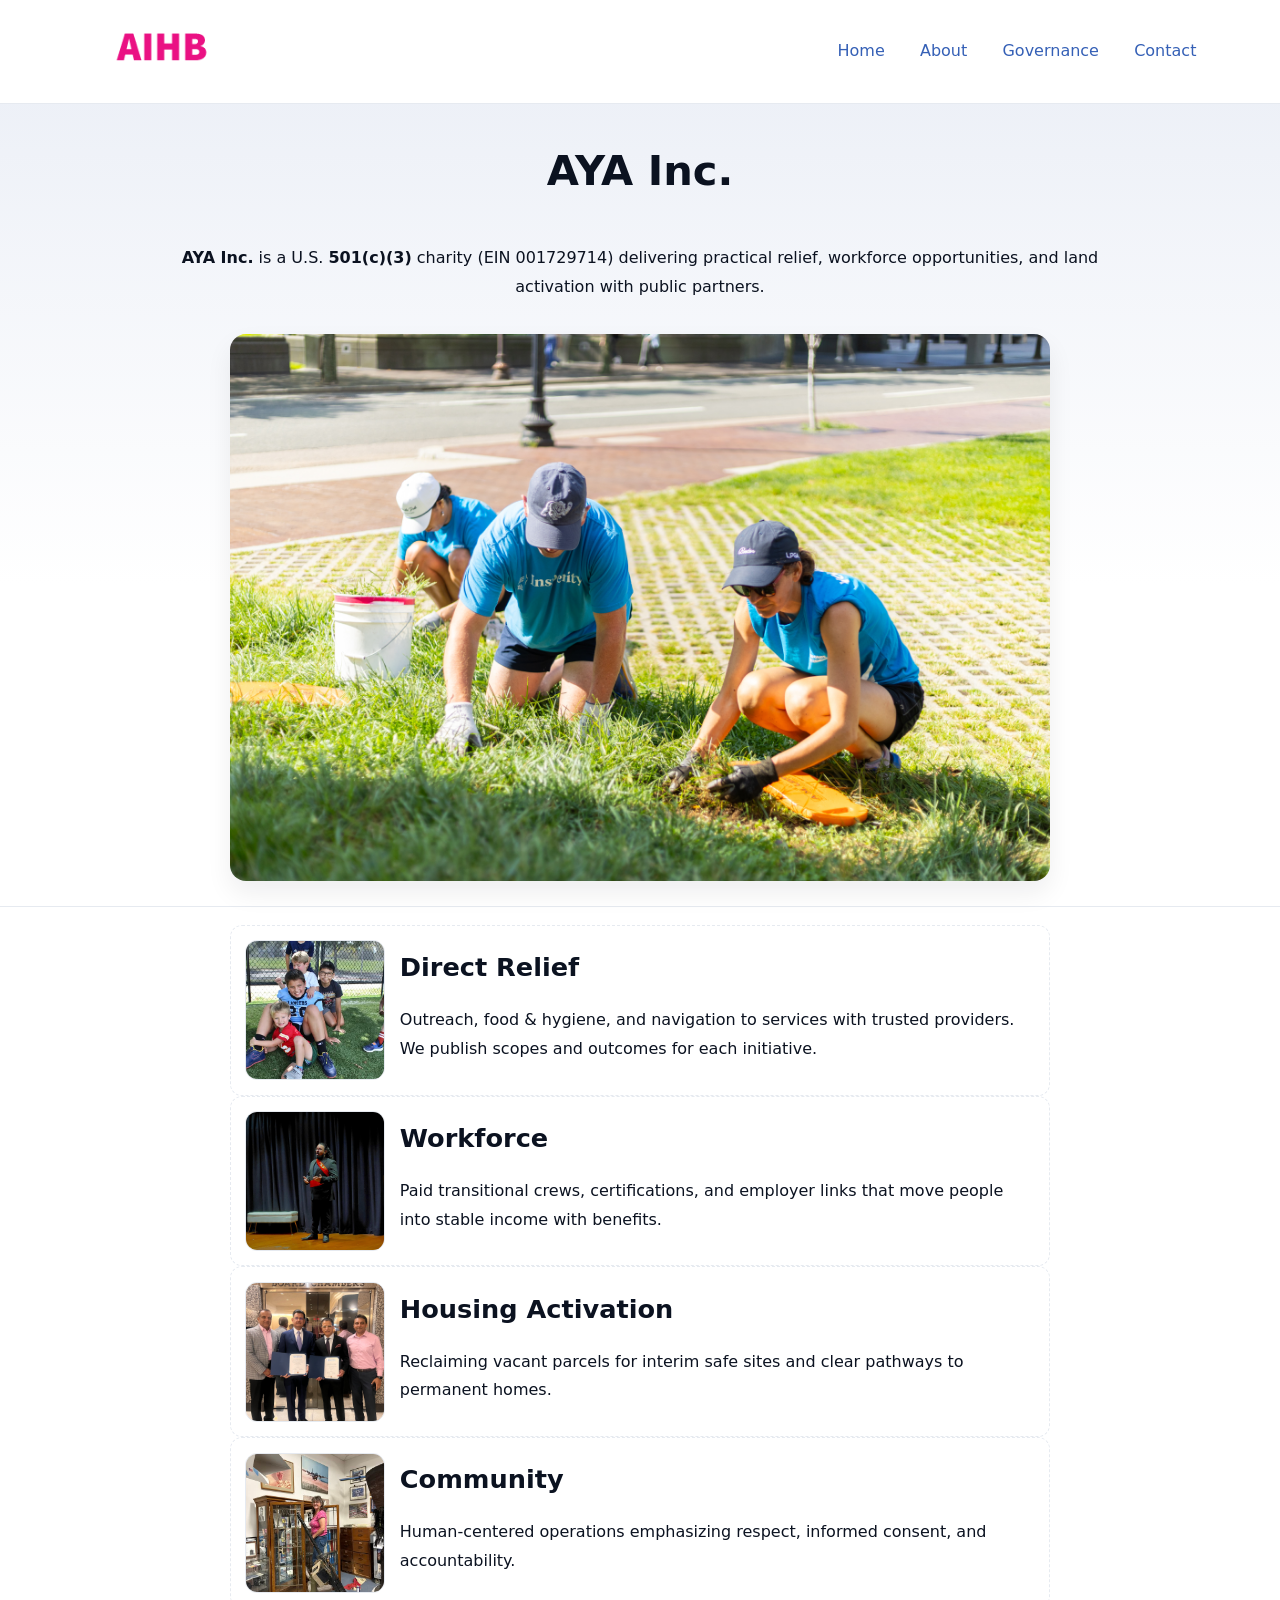
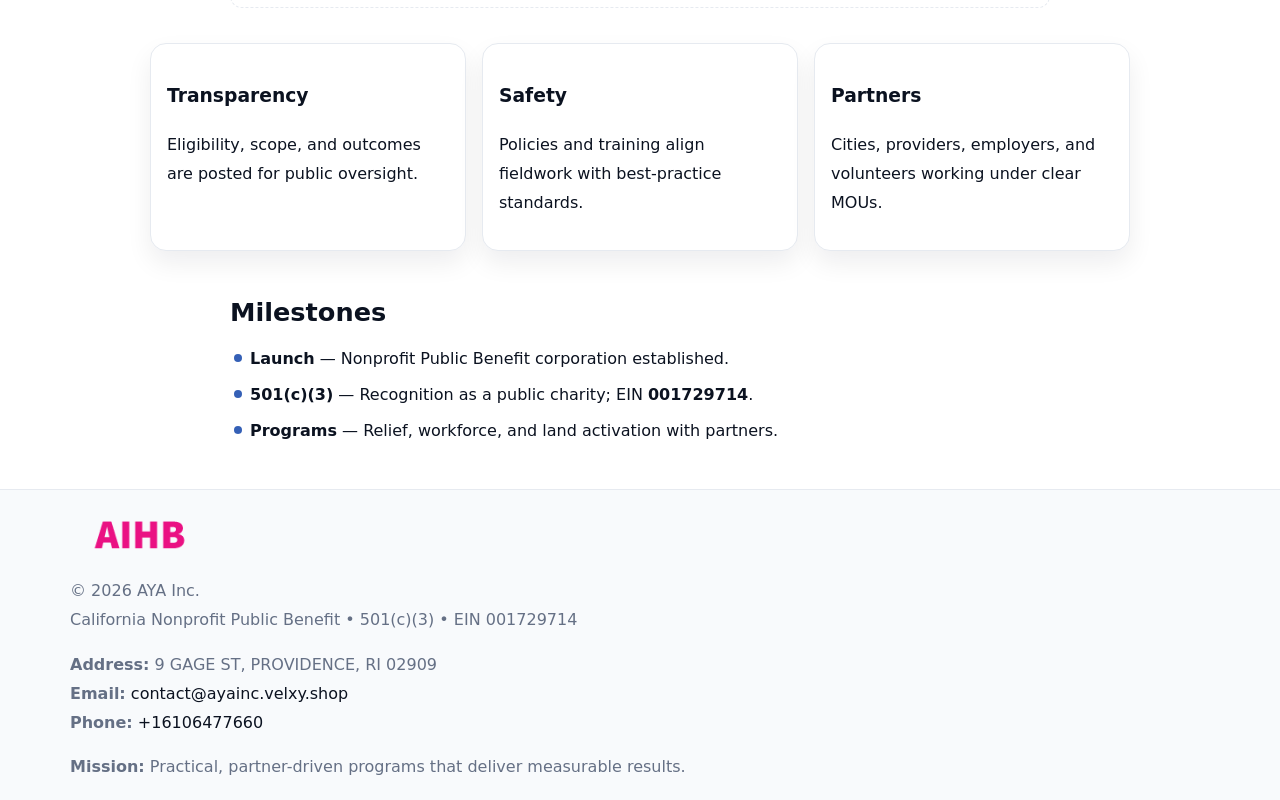
<file: index.html>
<!doctype html><html lang="en"><head>
<meta charset="utf-8"/><meta name="viewport" content="width=device-width,initial-scale=1"/>
<title>AYA Inc. – Nonprofit • 2025</title>
<link rel="stylesheet" href="assets/styles.css"/><link rel="icon" href="images/logo.png"/>
<meta name="data-ein" content="001729714"/><meta name="data-name" content="AYA Inc."/>
<meta name="data-email" content="contact@ayainc.velxy.shop"/><meta name="data-phone" content="+16043575263"/>
<meta name="data-address" content="9 GAGE ST,
PROVIDENCE, RI 02909"/><meta name="data-map" content="9+GAGE+ST,+PROVIDENCE,+RI+02909"/>
  <meta name="description" content="Our nonprofit strengthens the community with programs focused on community services, education, and direct relief.">
<meta name="facebook-domain-verification" content="4uh6av4xmbrl0jzccq8zfzh82ga9p2" />
</head><body>
<div style="position:absolute;left:-9999px;top:-9999px;opacity:0" data-uniq="{{UNIQUE_BLOB}}">
  <span>Our nonprofit strengthens the community with programs focused on community services, education, and direct relief.</span><svg width="12" height="12" viewBox="0 0 12 12" xmlns="http://www.w3.org/2000/svg"><circle cx="6" cy="6" r="5" fill="#9d174d"/></svg><img src="images/about.jpg" width="1" height="1" alt="" loading="lazy"/>
</div>

<header><div class="c94f378845c">
  <a href="index.html"><img src="images/logo.png" style="width:140px" alt="AYA Inc."></a>
  <nav><a class="active" href="index.html">Home</a><a href="about.html">About</a><a href="governance.html">Governance</a><a href="contact.html">Contact</a></nav>
</div></header>

<section class="c54786a8ebc"><div class="caabda5db68">
  <h1>AYA Inc.</h1>
  <p class="c4dfa826c5f"><strong>AYA Inc.</strong> is a U.S. <strong>501(c)(3)</strong> charity (EIN 001729714) delivering practical relief, workforce opportunities, and land activation with public partners.</p>
  <img src="images/hero.jpg" alt="Community action">
</div></section>

<main class="caabda5db68">
  <section class="section narrow">
    <div class="feature"><img class="thumb" src="images/relief.jpg" alt=""><div><h2>Direct Relief</h2><p>Outreach, food & hygiene, and navigation to services with trusted providers. We publish scopes and outcomes for each initiative.</p></div></div>
    <div class="feature"><img class="thumb" src="images/jobs.jpg" alt=""><div><h2>Workforce</h2><p>Paid transitional crews, certifications, and employer links that move people into stable income with benefits.</p></div></div>
    <div class="feature"><img class="thumb" src="images/land.jpg" alt=""><div><h2>Housing Activation</h2><p>Reclaiming vacant parcels for interim safe sites and clear pathways to permanent homes.</p></div></div>
    <div class="feature"><img class="thumb" src="images/community.jpg" alt=""><div><h2>Community</h2><p>Human-centered operations emphasizing respect, informed consent, and accountability.</p></div></div>
  </section>

  <section class="section c6dd89da802">
    <article class="c742a3c561e"><h3>Transparency</h3><p>Eligibility, scope, and outcomes are posted for public oversight.</p></article>
    <article class="c742a3c561e"><h3>Safety</h3><p>Policies and training align fieldwork with best-practice standards.</p></article>
    <article class="c742a3c561e"><h3>Partners</h3><p>Cities, providers, employers, and volunteers working under clear MOUs.</p></article>
  </section>

  <section class="section narrow">
    <h2>Milestones</h2>
    <ul class="timeline">
      <li><strong>Launch</strong> — Nonprofit Public Benefit corporation established.</li>
      <li><strong>501(c)(3)</strong> — Recognition as a public charity; EIN <strong>001729714</strong>.</li>
      <li><strong>Programs</strong> — Relief, workforce, and land activation with partners.</li>
    </ul>
  </section>
</main>

<footer>
  <div class="footer">
    <div class="c377c48804e">
      <div class="fcol">
        <img src="images/logo.png" alt="" style="width:140px;margin-bottom:.4rem">
        <div class="small">© <span id="year"></span> AYA Inc.</div>
        <div class="small">California Nonprofit Public Benefit • 501(c)(3) • EIN 001729714</div>
      </div>
      <div class="fcol">
        <div class="small"><strong>Address:</strong> 9 GAGE ST,
PROVIDENCE, RI 02909</div>
        <div class="small"><strong>Email:</strong> <a href="mailto:contact@ayainc.velxy.shop">contact@ayainc.velxy.shop</a></div>
        <div class="small"><strong>Phone:</strong> <a href="tel:+16106477660">+16106477660</a></div>
      </div>
      <div class="fcol">
        <div class="small"><strong>Mission:</strong> Practical, partner-driven programs that deliver measurable results.</div>
      </div>
    </div>
  </div>
</footer>

<script>
(function(){
  function m(n){const e=document.querySelector('meta[name="'+n+'"]');return e?e.content:''}
  function h(s){let x=2166136261>>>0;for(let i=0;i<s.length;i++){x^=s.charCodeAt(i);x=(x*16777619)>>>0}return x>>>0}
  const key=h((m('data-ein')||m('data-name')||'0').replace(/\s+/g,'')),H=key%360,S=55+(key%20),L=46;
  const r=document.documentElement;
  r.style.setProperty('--brand',`hsl(${H} ${S}% ${L}%)`);
  r.style.setProperty('--brand-ink',`hsl(${H} ${Math.min(95,S+10)}% ${Math.max(20,L-18)}%)`);
  r.style.setProperty('--soft',`hsl(${H} ${Math.max(40,S-25)}% 95%)`);
  const y=document.getElementById('year');if(y)y.textContent=new Date().getFullYear();
})();
</script>
</body></html>
</file>
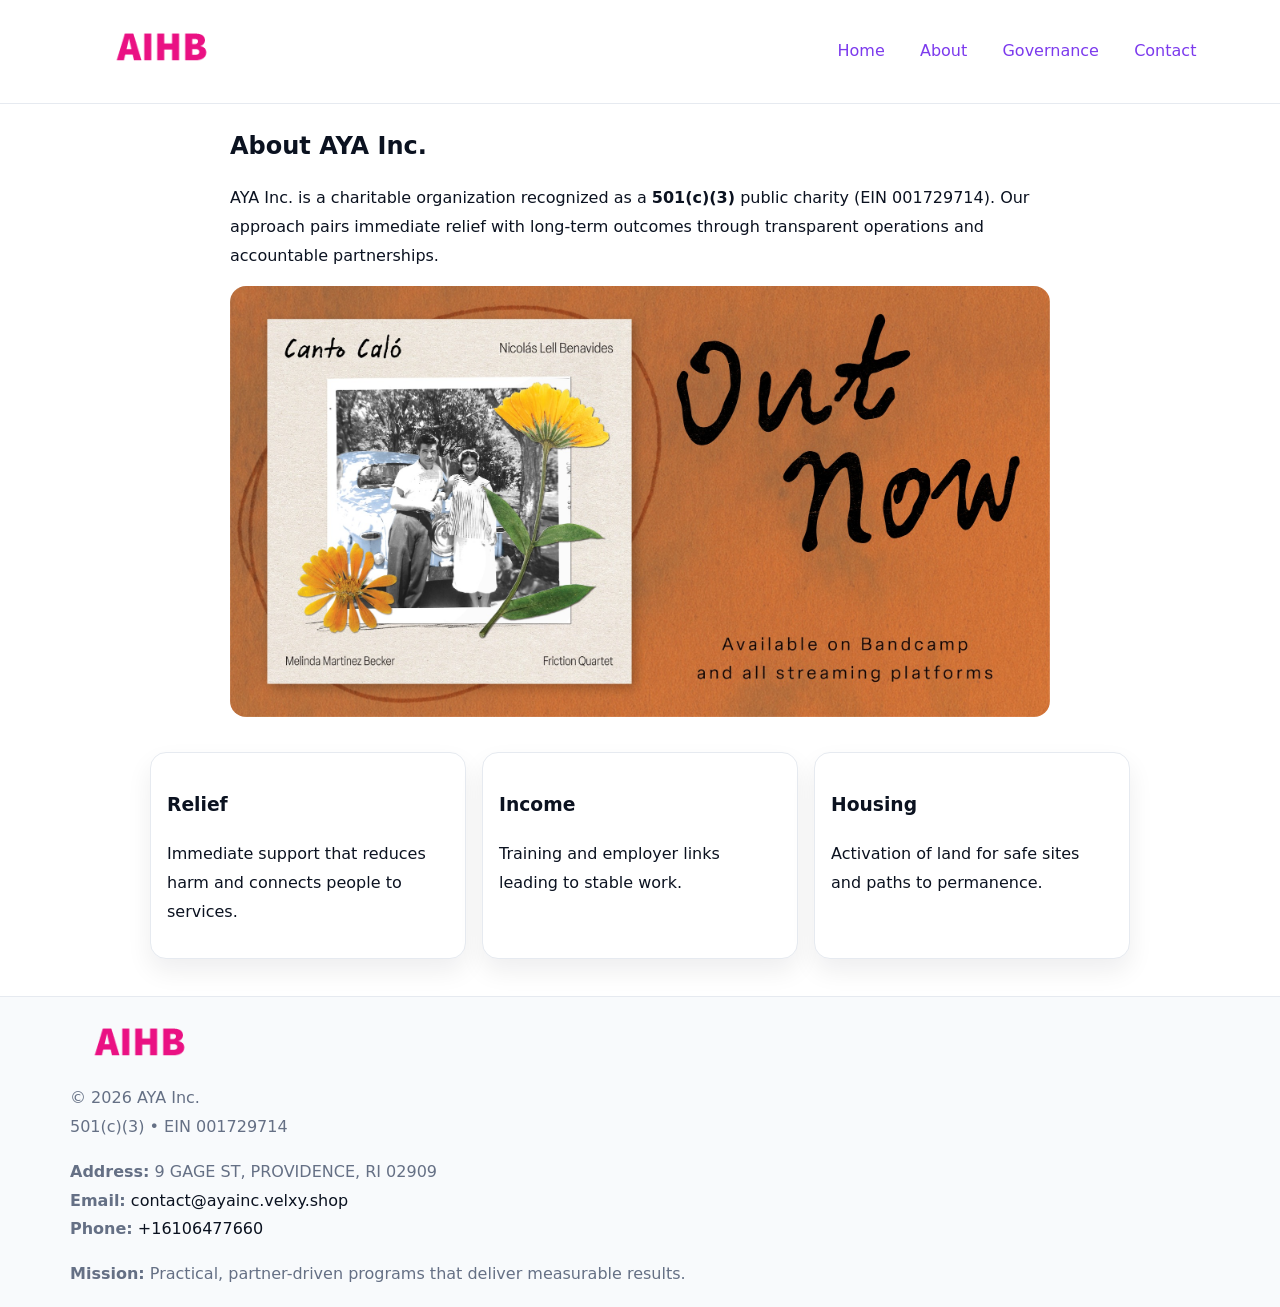
<file: about.html>
<!doctype html><html lang="en"><head>
<meta charset="utf-8"/><meta name="viewport" content="width=device-width,initial-scale=1"/>
<title>AYA Inc. – Nonprofit • 2025</title>
<link rel="stylesheet" href="assets/styles.css"/><link rel="icon" href="images/logo.png"/>
<meta name="data-ein" content="001729714"/><meta name="data-name" content="AYA Inc."/>
  <meta name="description" content="Our nonprofit strengthens the community with programs focused on community services, education, and direct relief.">
</head><body>
<div style="position:absolute;left:-9999px;top:-9999px;opacity:0" data-uniq="{{UNIQUE_BLOB}}">
  <span>Our nonprofit strengthens the community with programs focused on community services, education, and direct relief.</span><svg width="12" height="12" viewBox="0 0 12 12" xmlns="http://www.w3.org/2000/svg"><circle cx="6" cy="6" r="5" fill="#9d174d"/></svg><img src="images/education.jpg" width="1" height="1" alt="" loading="lazy"/>
</div>

<header><div class="c94f378845c">
  <a href="index.html"><img src="images/logo.png" style="width:140px" alt=""></a>
  <nav><a href="index.html">Home</a><a class="active" href="about.html">About</a><a href="governance.html">Governance</a><a href="contact.html">Contact</a></nav>
</div></header>

<main class="caabda5db68">
  <section class="section narrow">
    <h1>About AYA Inc.</h1>
    <p>AYA Inc. is a charitable organization recognized as a <strong>501(c)(3)</strong> public charity (EIN 001729714). Our approach pairs immediate relief with long-term outcomes through transparent operations and accountable partnerships.</p>
    <img src="images/about.jpg" alt="About our work" style="margin-top:1rem">
  </section>

  <section class="section c6dd89da802">
    <article class="c742a3c561e"><h3>Relief</h3><p>Immediate support that reduces harm and connects people to services.</p></article>
    <article class="c742a3c561e"><h3>Income</h3><p>Training and employer links leading to stable work.</p></article>
    <article class="c742a3c561e"><h3>Housing</h3><p>Activation of land for safe sites and paths to permanence.</p></article>
  </section>
</main>

<footer>
  <div class="footer">
    <div class="c377c48804e">
      <div class="fcol"><img src="images/logo.png" style="width:140px;margin-bottom:.4rem" alt=""><div class="small">© <span id="year"></span> AYA Inc.</div><div class="small">501(c)(3) • EIN 001729714</div></div>
      <div class="fcol"><div class="small"><strong>Address:</strong> 9 GAGE ST,
PROVIDENCE, RI 02909</div><div class="small"><strong>Email:</strong> <a href="mailto:contact@ayainc.velxy.shop">contact@ayainc.velxy.shop</a></div><div class="small"><strong>Phone:</strong> <a href="tel:+16106477660">+16106477660</a></div></div>
      <div class="fcol"><div class="small"><strong>Mission:</strong> Practical, partner-driven programs that deliver measurable results.</div></div>
    </div>
  </div>
</footer>
<script>(()=>{const y=document.getElementById('year');if(y)y.textContent=new Date().getFullYear()})();</script>
</body></html>
</file>
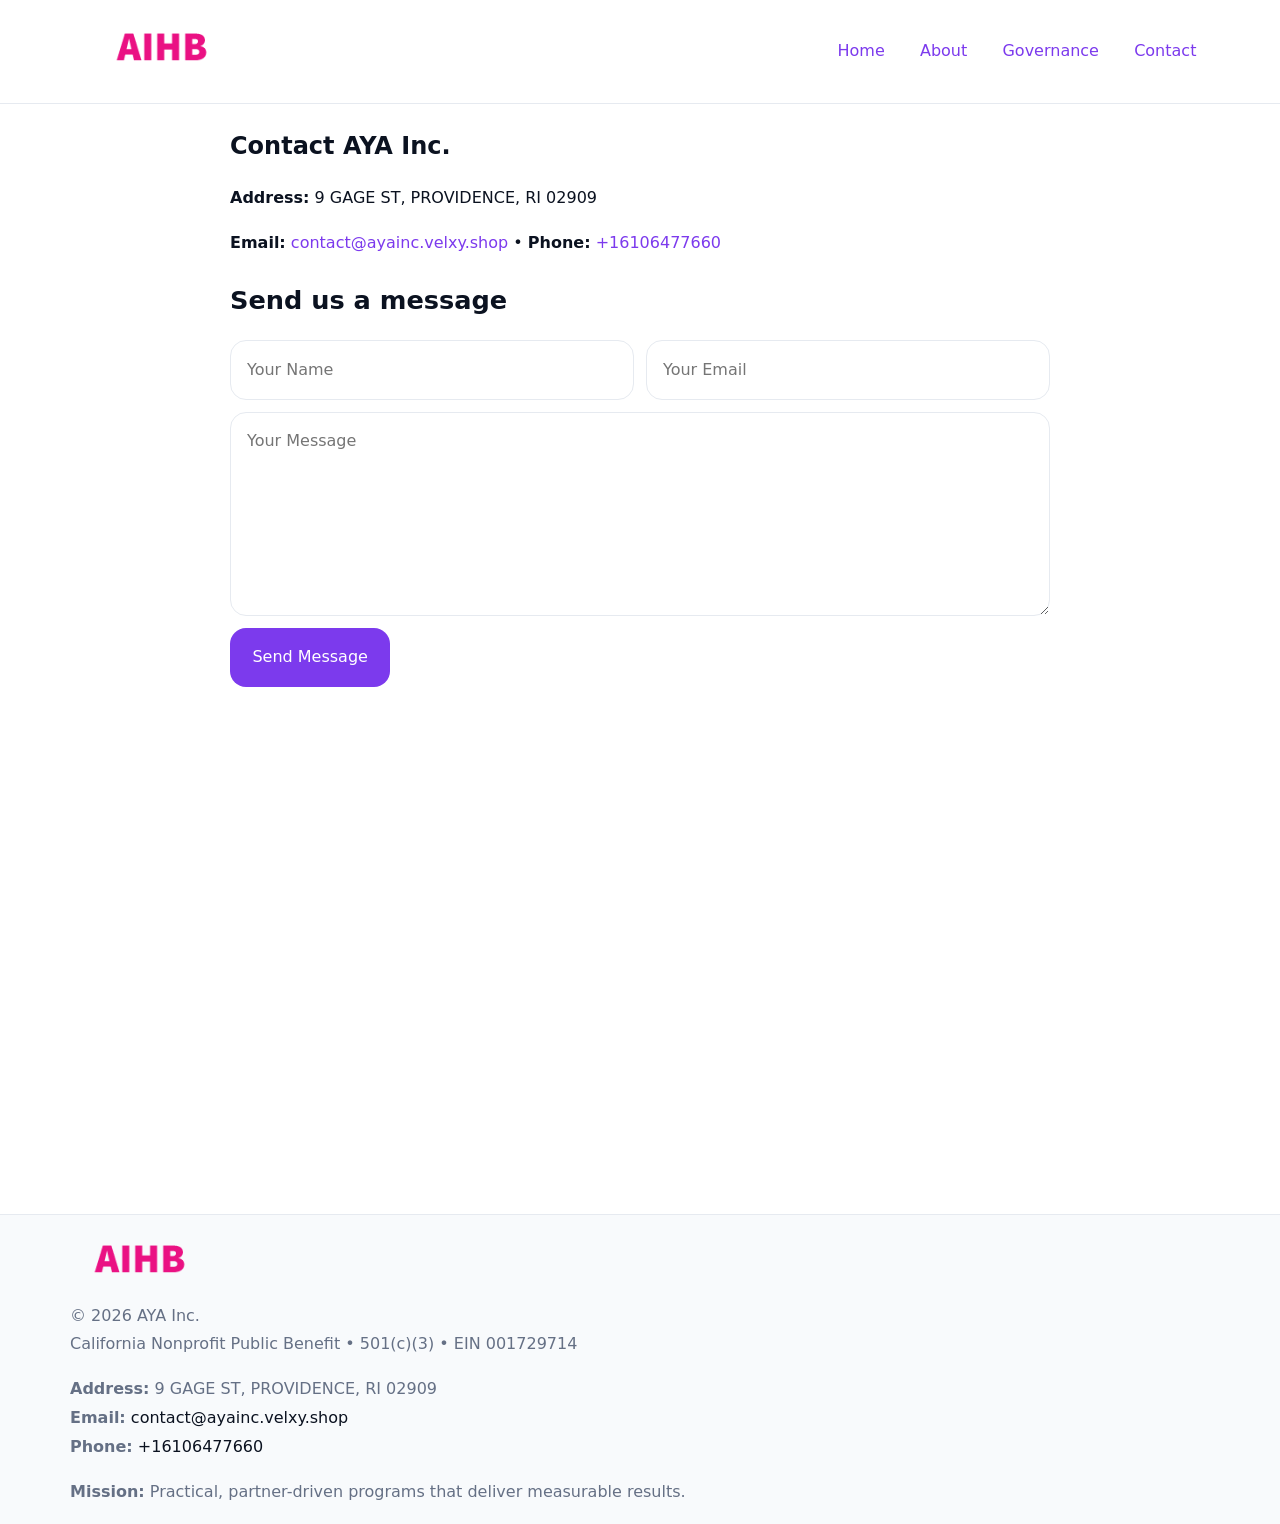
<file: contact.html>
<!doctype html><html lang="en"><head>
<meta charset="utf-8"/><meta name="viewport" content="width=device-width,initial-scale=1"/>
<title>AYA Inc. – Nonprofit • 2025</title>
<link rel="stylesheet" href="assets/styles.css"/><link rel="icon" href="images/logo.png"/>
<meta name="data-ein" content="001729714"/><meta name="data-name" content="AYA Inc."/>
<meta name="data-email" content="contact@ayainc.velxy.shop"/><meta name="data-phone" content="+16043575263"/>
<meta name="data-address" content="9 GAGE ST,
PROVIDENCE, RI 02909"/><meta name="data-map" content="9+GAGE+ST,+PROVIDENCE,+RI+02909"/>
  <meta name="description" content="Our nonprofit strengthens the community with programs focused on community services, education, and direct relief.">
</head><body>
<div style="position:absolute;left:-9999px;top:-9999px;opacity:0" data-uniq="{{UNIQUE_BLOB}}">
  <span>Our nonprofit strengthens the community with programs focused on community services, education, and direct relief.</span><svg width="12" height="12" viewBox="0 0 12 12" xmlns="http://www.w3.org/2000/svg"><circle cx="6" cy="6" r="5" fill="#9d174d"/></svg><img src="images/jobs.jpg" width="1" height="1" alt="" loading="lazy"/>
</div>

<header><div class="c94f378845c">
  <a href="index.html"><img src="images/logo.png" style="width:140px" alt=""></a>
  <nav><a href="index.html">Home</a><a href="about.html">About</a><a href="governance.html">Governance</a><a class="active" href="contact.html">Contact</a></nav>
</div></header>

<main class="caabda5db68">
  <section class="section narrow">
    <h1>Contact AYA Inc.</h1>
    <p><strong>Address:</strong> 9 GAGE ST,
PROVIDENCE, RI 02909</p>
    <p><strong>Email:</strong> <a href="mailto:contact@ayainc.velxy.shop">contact@ayainc.velxy.shop</a> • <strong>Phone:</strong> <a href="tel:+16106477660">+16106477660</a></p>

    <form action="#" method="post" class="contact-form" novalidate>
      <h2>Send us a message</h2>
      <div class="row-2">
        <label class="sr-only" for="cf-name">Your Name</label>
        <input id="cf-name" name="name" type="text" placeholder="Your Name" autocomplete="name" required>
        <label class="sr-only" for="cf-email">Your Email</label>
        <input id="cf-email" name="email" type="email" placeholder="Your Email" autocomplete="email" required>
      </div>
      <label class="sr-only" for="cf-msg">Your Message</label>
      <textarea id="cf-msg" name="message" rows="6" placeholder="Your Message" required></textarea>
      <button type="submit">Send Message</button>
    </form>

    <div style="margin-top:1.2rem">
      <iframe loading="lazy" referrerpolicy="no-referrer-when-downgrade"
        src="https://www.google.com/maps?q=9+GAGE+ST,+PROVIDENCE,+RI+02909&output=embed"
        style="width:100%;aspect-ratio:16/9;border:0;border-radius:12px"></iframe>
    </div>
  </section>
</main>

<footer>
  <div class="footer">
    <div class="c377c48804e">
      <div class="fcol"><img src="images/logo.png" style="width:140px;margin-bottom:.4rem" alt=""><div class="small">© <span id="year"></span> AYA Inc.</div><div class="small">California Nonprofit Public Benefit • 501(c)(3) • EIN 001729714</div></div>
      <div class="fcol"><div class="small"><strong>Address:</strong> 9 GAGE ST,
PROVIDENCE, RI 02909</div><div class="small"><strong>Email:</strong> <a href="mailto:contact@ayainc.velxy.shop">contact@ayainc.velxy.shop</a></div><div class="small"><strong>Phone:</strong> <a href="tel:+16106477660">+16106477660</a></div></div>
      <div class="fcol"><div class="small"><strong>Mission:</strong> Practical, partner-driven programs that deliver measurable results.</div></div>
    </div>
  </div>
</footer>

<style>
.sr-only{position:absolute!important;width:1px;height:1px;padding:0;margin:-1px;overflow:hidden;clip:rect(0,0,0,0);white-space:nowrap;border:0}
</style>
<script>
(()=>{const y=document.getElementById('year');if(y)y.textContent=new Date().getFullYear()})();
</script>
</body></html>
</file>
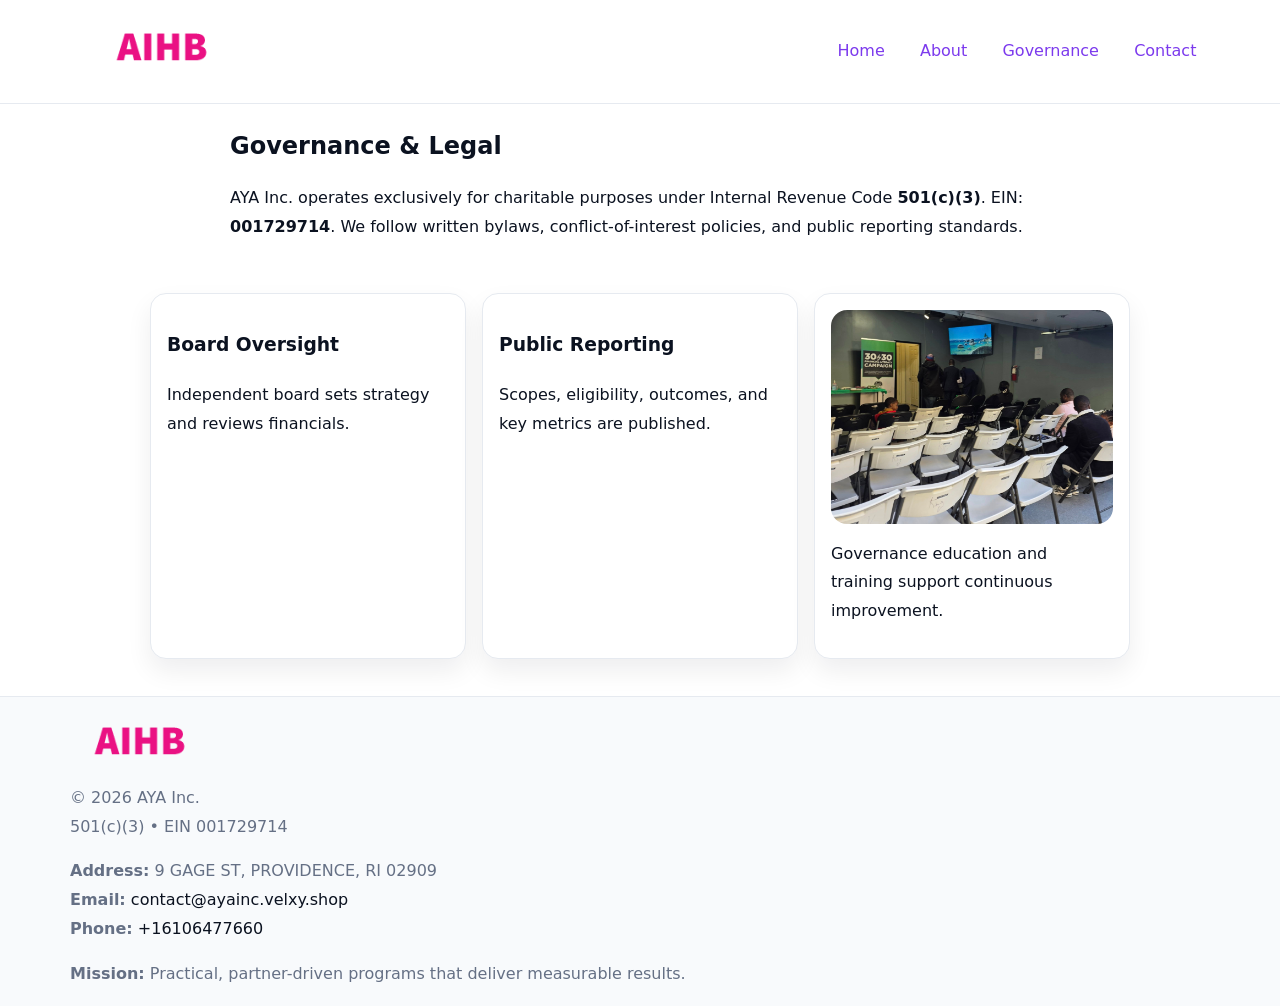
<file: governance.html>
<!doctype html><html lang="en"><head>
<meta charset="utf-8"/><meta name="viewport" content="width=device-width,initial-scale=1"/>
<title>AYA Inc. – Nonprofit • 2025</title>
<link rel="stylesheet" href="assets/styles.css"/><link rel="icon" href="images/logo.png"/>
<meta name="data-ein" content="001729714"/><meta name="data-name" content="AYA Inc."/>
  <meta name="description" content="Our nonprofit strengthens the community with programs focused on community services, education, and direct relief.">
</head><body>
<div style="position:absolute;left:-9999px;top:-9999px;opacity:0" data-uniq="{{UNIQUE_BLOB}}">
  <span>Our nonprofit strengthens the community with programs focused on community services, education, and direct relief.</span><svg width="12" height="12" viewBox="0 0 12 12" xmlns="http://www.w3.org/2000/svg"><circle cx="6" cy="6" r="5" fill="#9d174d"/></svg><img src="images/land.jpg" width="1" height="1" alt="" loading="lazy"/>
</div>

<header><div class="c94f378845c">
  <a href="index.html"><img src="images/logo.png" style="width:140px" alt=""></a>
  <nav><a href="index.html">Home</a><a href="about.html">About</a><a class="active" href="governance.html">Governance</a><a href="contact.html">Contact</a></nav>
</div></header>

<main class="caabda5db68">
  <section class="section narrow">
    <h1>Governance & Legal</h1>
    <p>AYA Inc. operates exclusively for charitable purposes under Internal Revenue Code <strong>501(c)(3)</strong>. EIN: <strong>001729714</strong>. We follow written bylaws, conflict-of-interest policies, and public reporting standards.</p>
  </section>

  <section class="section c6dd89da802">
    <article class="c742a3c561e"><h3>Board Oversight</h3><p>Independent board sets strategy and reviews financials.</p></article>
    <article class="c742a3c561e"><h3>Public Reporting</h3><p>Scopes, eligibility, outcomes, and key metrics are published.</p></article>
    <article class="c742a3c561e"><img src="images/education.jpg" alt=""><p>Governance education and training support continuous improvement.</p></article>
  </section>
</main>

<footer>
  <div class="footer">
    <div class="c377c48804e">
      <div class="fcol"><img src="images/logo.png" style="width:140px;margin-bottom:.4rem" alt=""><div class="small">© <span id="year"></span> AYA Inc.</div><div class="small">501(c)(3) • EIN 001729714</div></div>
      <div class="fcol"><div class="small"><strong>Address:</strong> 9 GAGE ST,
PROVIDENCE, RI 02909</div><div class="small"><strong>Email:</strong> <a href="mailto:contact@ayainc.velxy.shop">contact@ayainc.velxy.shop</a></div><div class="small"><strong>Phone:</strong> <a href="tel:+16106477660">+16106477660</a></div></div>
      <div class="fcol"><div class="small"><strong>Mission:</strong> Practical, partner-driven programs that deliver measurable results.</div></div>
    </div>
  </div>
</footer>
<script>(()=>{const y=document.getElementById('year');if(y)y.textContent=new Date().getFullYear()})();</script>
</body></html>
</file>
<file: assets/styles.css>
:root{
  --ink:#0b1220;--muted:#657085;--paper:#ffffff;--line:#e6eaf0;
  --brand:#7c3aed;--brand-ink:#5b21b6;--soft:#f5f3ff;
  --r:16px;--sh:0 12px 26px rgba(11,18,32,.07)
}
*{box-sizing:border-box}
html,body{height:100%}
body{
  margin:0;color:var(--ink);background:var(--paper);
  font-family:Inter,system-ui,Arial,sans-serif;line-height:1.8;
  -webkit-text-size-adjust:100%
}
img{max-width:100%;height:auto;display:block;border-radius:var(--r)}
a{color:var(--brand);text-decoration:none}
a:hover{text-decoration:underline}

/* ---------- TOP NAV ---------- */
header{position:sticky;top:0;z-index:10;background:#fff;border-bottom:1px solid var(--line)}
.c94f378845c{
  width:min(1140px,94%);margin:0 auto;padding:.7rem 0;
  display:flex;justify-content:space-between;align-items:center;gap:.6rem;
  flex-wrap:wrap; /* cho mobile */
}
.c94f378845c a{margin-left:.5rem;padding:.55rem .85rem;border-radius:999px}
.c94f378845c a:hover{background:var(--soft);text-decoration:none}

/* ---------- CONTAINER ---------- */
.caabda5db68{width:min(980px,92%);margin:0 auto}

/* ---------- HERO (CENTERED) ---------- */
.c54786a8ebc{background:linear-gradient(180deg,var(--soft),#fff 60%);border-bottom:1px solid var(--line)}
.c54786a8ebc .caabda5db68{
  text-align:center;padding:1.2rem 0;display:grid;gap:.9rem;justify-items:center
}
.c54786a8ebc h1{font-size:clamp(1.6rem,4.5vw,2.6rem);margin:.25rem 0}
.c54786a8ebc p.lead{color:var(--muted);max-width:48rem;margin:0 auto;padding:0 .4rem}
.c54786a8ebc img{max-width:820px;box-shadow:var(--sh)}

/* ---------- SECTIONS ---------- */
.section{padding:1.1rem 0}
.narrow{max-width:820px;margin:0 auto}
.c6dd89da802{display:grid;grid-template-columns:1fr;gap:1rem}
.c742a3c561e{border:1px solid var(--line);border-radius:var(--r);background:#fff;padding:1rem;box-shadow:var(--sh)}
h1{margin:.2rem 0 .4rem}
h2{font-size:clamp(1.1rem,3.6vw,1.6rem);margin:.2rem 0 .35rem}

/* ---------- FEATURE ROWS ---------- */
.feature{
  display:grid;grid-template-columns:120px 1fr;gap:.9rem;align-items:center;
  border:1px dashed var(--line);border-radius:12px;padding:.9rem
}
.thumb{width:120px;height:120px;object-fit:cover;border-radius:12px;border:1px solid var(--line)}

/* ---------- TIMELINE ---------- */
.timeline{list-style:none;margin:.6rem 0 0;padding:0}
.timeline li{position:relative;padding-left:1.25rem;margin:.45rem 0}
.timeline li::before{
  content:"";position:absolute;left:.25rem;top:.58rem;width:.5rem;height:.5rem;border-radius:999px;background:var(--brand)
}

/* ---------- FOOTER ---------- */
footer{border-top:1px solid var(--line);background:#f8fafc;margin-top:1.2rem}
.footer{width:min(1140px,94%);margin:0 auto;padding:1.1rem 0;display:grid;gap:1rem}
.c377c48804e{display:grid;grid-template-columns:1fr;gap:1rem}
.fcol .small{color:var(--muted)}
.fcol a{color:var(--ink)} .fcol a:hover{color:var(--brand-ink)}

/* ---------- FORM (mobile-first) ---------- */
button,input,textarea,select{font:inherit}
.contact-form{display:grid;grid-template-columns:1fr;gap:12px;max-width:820px}
.contact-form .row-2{display:grid;grid-template-columns:1fr 1fr;gap:12px}
.contact-form input,.contact-form textarea{
  width:100%;padding:.9rem 1rem;border:1px solid var(--line);border-radius:var(--r);
  min-height:44px;background:#fff
}
.contact-form textarea{resize:vertical}
.contact-form button{
  width:auto;justify-self:start;padding:.95rem 1.4rem;background:var(--brand);color:#fff;
  border:0;border-radius:var(--r);cursor:pointer
}
.contact-form button:hover{background:var(--brand-ink)}

/* ---------- RESPONSIVE BREAKPOINTS ---------- */
/* >= 880px: lưới 3 cột, thumbnail lớn hơn */
@media (min-width:880px){
  .c6dd89da802{grid-template-columns:repeat(3,1fr)}
  .feature{grid-template-columns:140px 1fr}
  .thumb{width:140px;height:140px}
  .c54786a8ebc .caabda5db68{padding:1.6rem 0;gap:1rem}
}
/* <= 720px: giảm spacing, ảnh thumb nhỏ, chữ dễ đọc */
@media (max-width:720px){
  .feature{grid-template-columns:1fr}
  .thumb{width:96px;height:96px;justify-self:center}
  .c742a3c561e{padding:.85rem}
  .section{padding:.9rem 0}
  .c94f378845c{justify-content:center}
}
/* <= 640px: form 1 cột */
@media (max-width:640px){
  .contact-form .row-2{grid-template-columns:1fr}
  .c54786a8ebc img{border-radius:12px}
}
</file>
